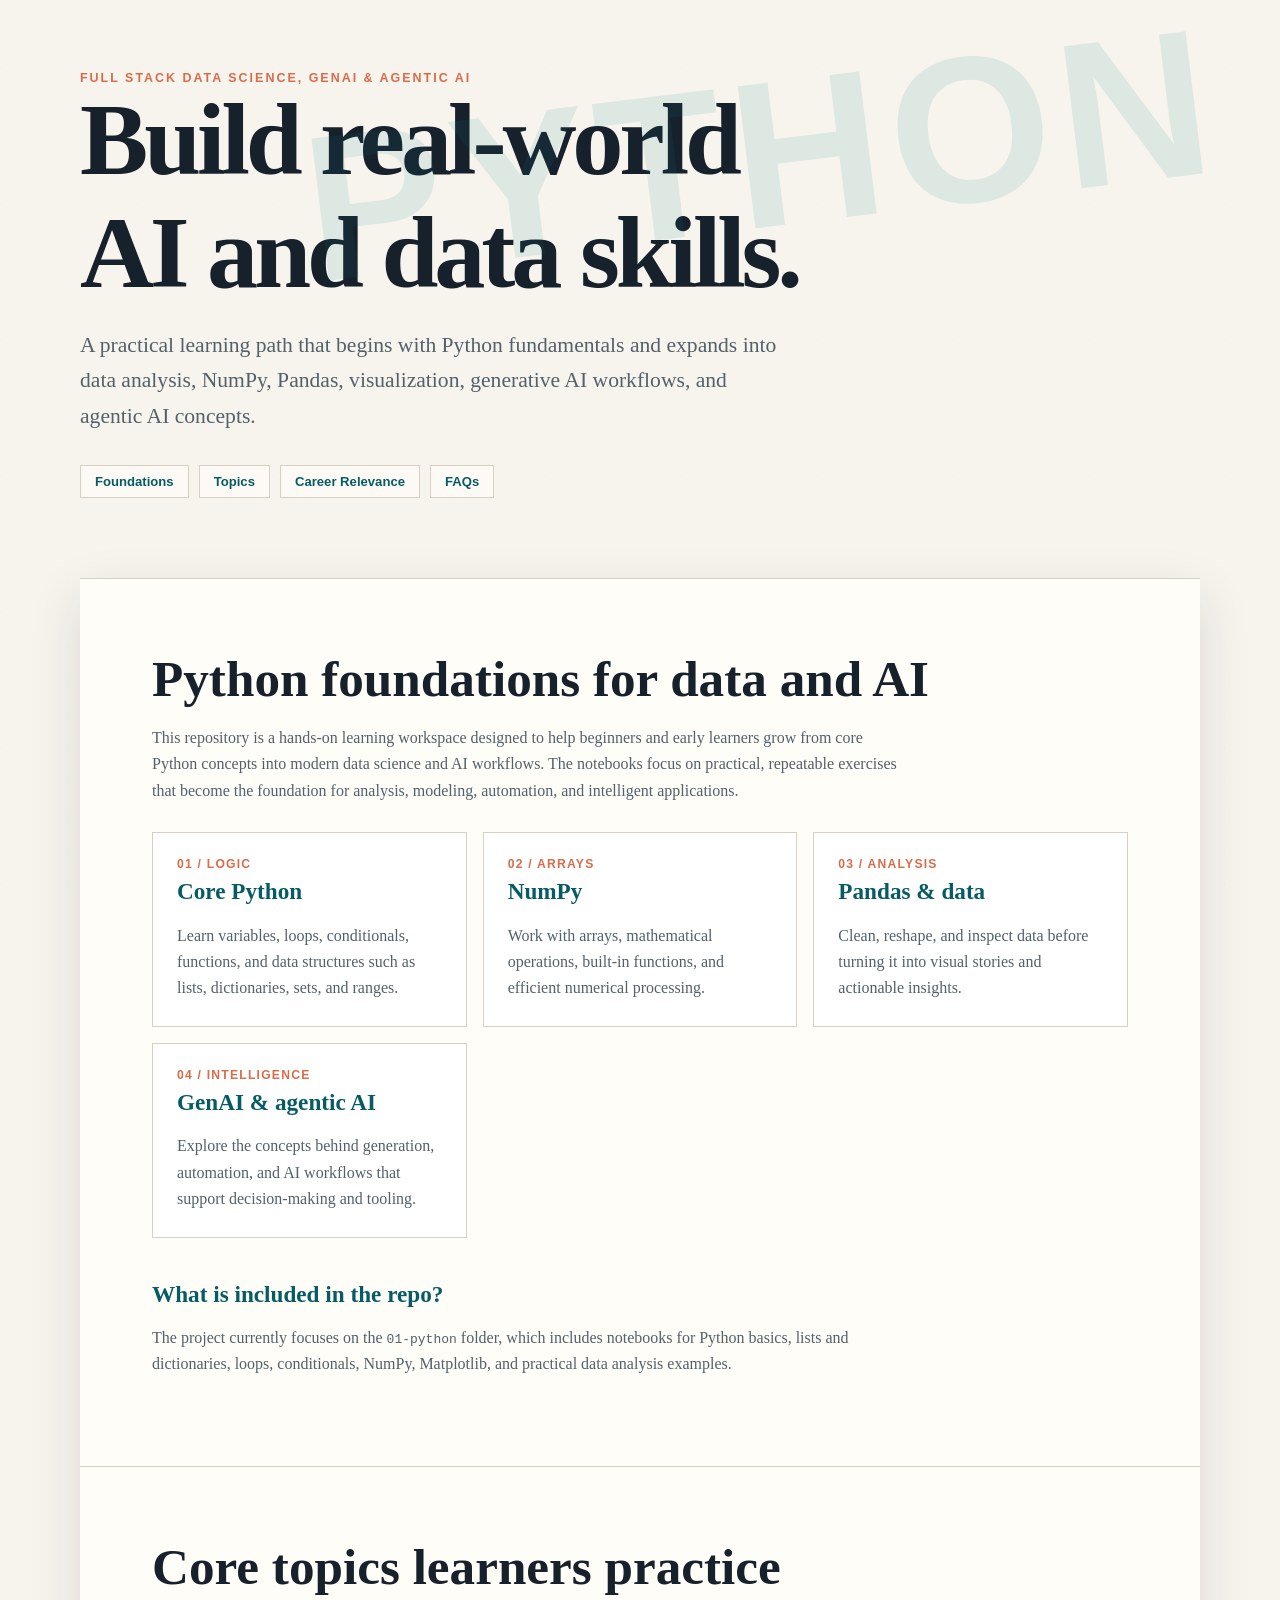
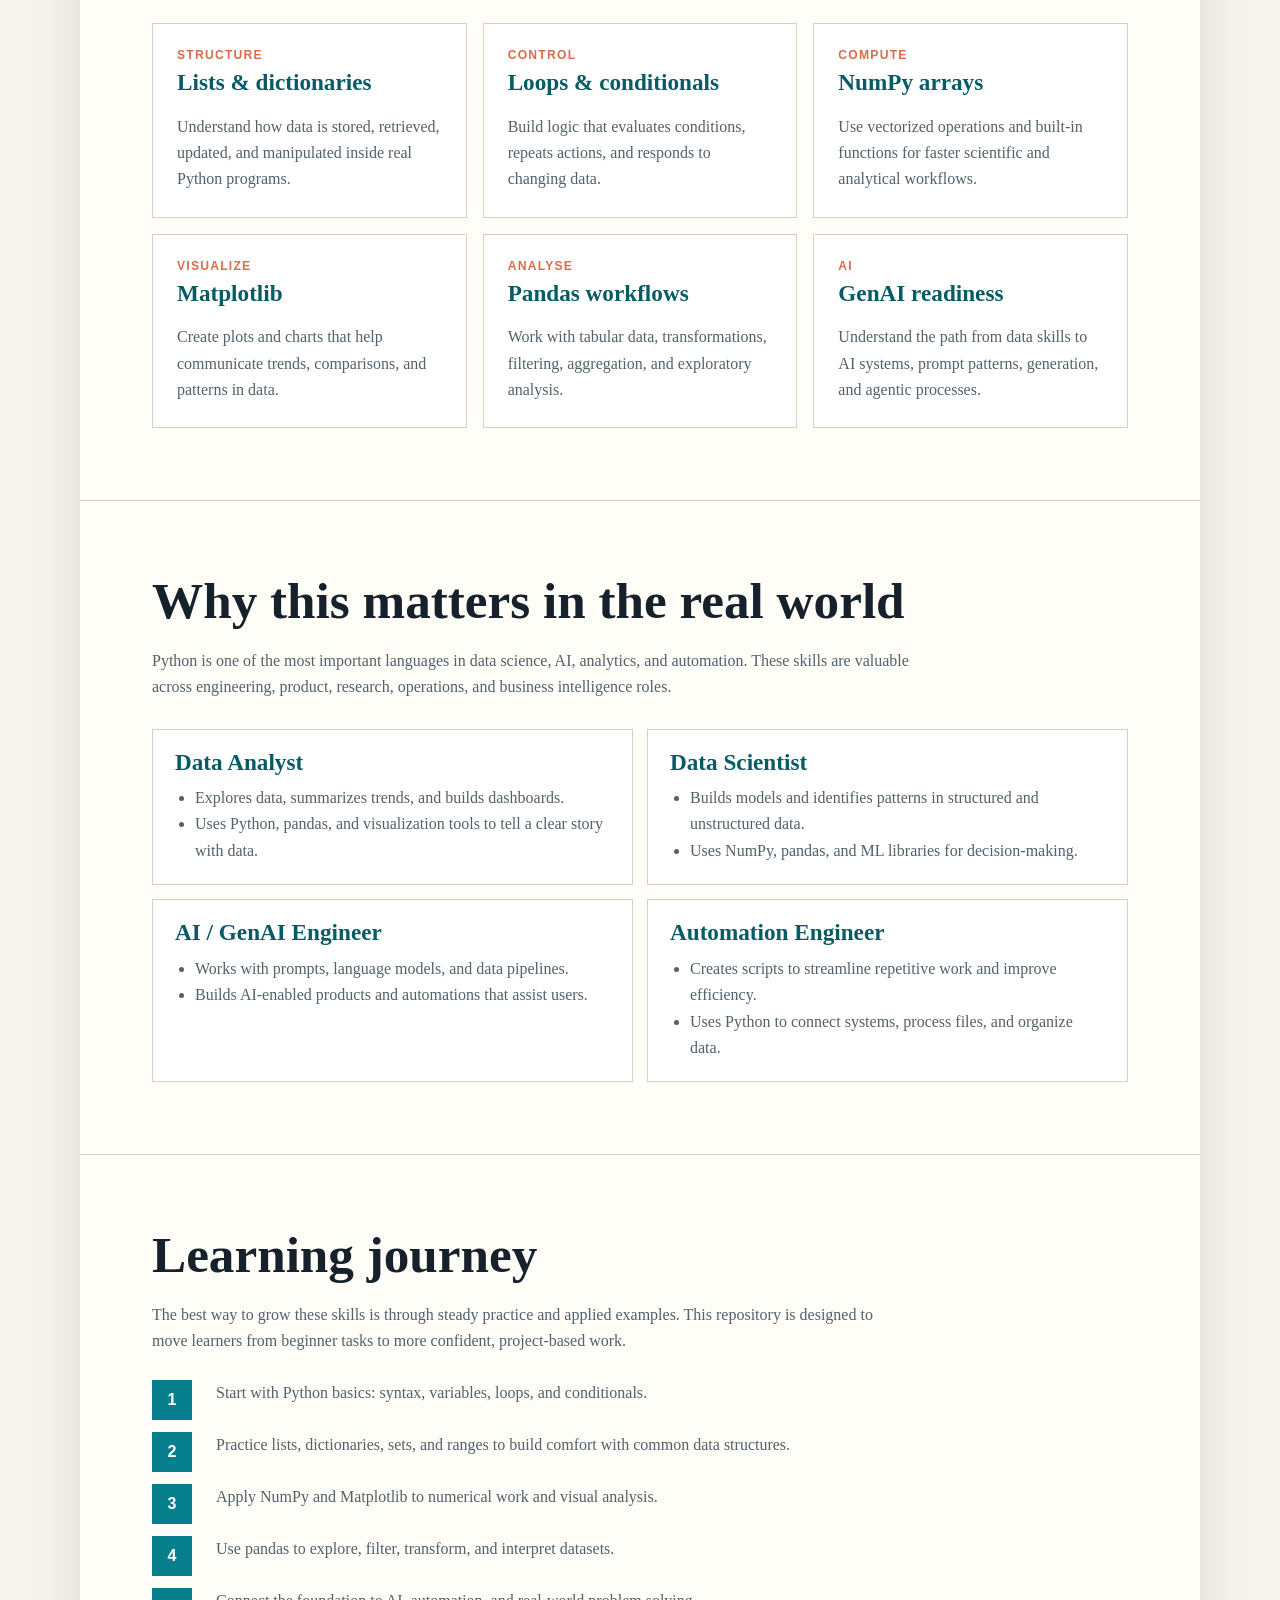
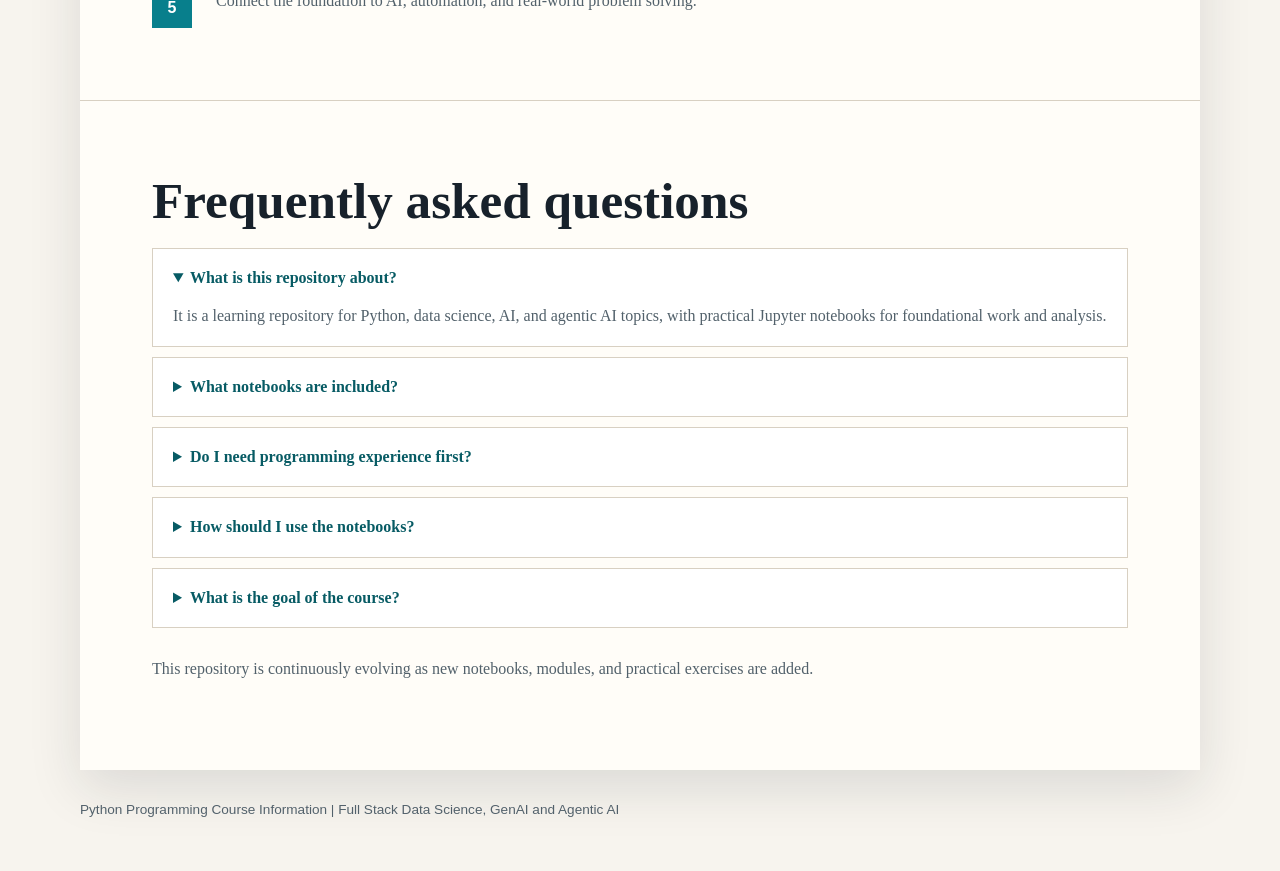
<file: docs/info.html>
<!doctype html>
<html lang="en">
<head>
  <meta charset="utf-8">
  <meta name="viewport" content="width=device-width, initial-scale=1">
  <meta name="description" content="Python programming course overview for data science, machine learning, AI, and software development.">
  <title>Python Programming | Course Information</title>
  <style>
    :root { --ink: #17212b; --muted: #52616b; --paper: #f7f4ee; --surface: #fffdf8; --line: #d8d0c2; --teal: #087f8c; --teal-dark: #075b64; --coral: #d96c4b; --shadow: 0 18px 50px rgba(23, 33, 43, 0.12); }
    * { box-sizing: border-box; }
    html { scroll-behavior: smooth; }
    body { margin: 0; color: var(--ink); background: var(--paper); font-family: Georgia, "Times New Roman", serif; line-height: 1.65; }
    body::before { content: ""; position: fixed; inset: 0; z-index: -1; opacity: 0.38; background-image: linear-gradient(135deg, rgba(8, 127, 140, 0.08) 1px, transparent 1px), linear-gradient(45deg, rgba(217, 108, 75, 0.06) 1px, transparent 1px); background-size: 34px 34px; }
    a { color: var(--teal-dark); }
    .page { width: min(1120px, calc(100% - 32px)); margin: 0 auto; }
    header { min-height: 520px; display: grid; align-items: end; padding: 72px 0 80px; position: relative; }
    header::after { content: "PYTHON"; position: absolute; right: -20px; top: 72px; color: rgba(8, 127, 140, 0.1); font: 900 clamp(5rem, 18vw, 13rem)/0.8 Arial, sans-serif; letter-spacing: 0.04em; transform: rotate(-7deg); pointer-events: none; }
    .eyebrow { color: var(--coral); font: 700 0.78rem/1 Arial, sans-serif; letter-spacing: 0.16em; text-transform: uppercase; }
    h1, h2, h3 { line-height: 1.1; margin: 0 0 18px; }
    h1 { max-width: 760px; font-size: clamp(3.2rem, 8vw, 6.8rem); letter-spacing: -0.04em; }
    h2 { font-size: clamp(2rem, 4vw, 3.3rem); }
    h3 { font-size: 1.45rem; color: var(--teal-dark); }
    .lead { max-width: 700px; margin: 0; color: var(--muted); font-size: clamp(1.1rem, 2vw, 1.35rem); }
    nav { display: flex; flex-wrap: wrap; gap: 10px; margin-top: 30px; position: relative; z-index: 1; }
    nav a { padding: 8px 14px; border: 1px solid var(--line); background: rgba(255, 253, 248, 0.75); text-decoration: none; font: 700 0.82rem Arial, sans-serif; }
    nav a:hover { border-color: var(--teal); color: var(--teal); }
    main { background: var(--surface); box-shadow: var(--shadow); }
    section { padding: clamp(34px, 6vw, 72px); border-top: 1px solid var(--line); }
    .section-intro { max-width: 760px; color: var(--muted); }
    .grid { display: grid; grid-template-columns: repeat(3, 1fr); gap: 16px; margin-top: 28px; }
    .tile, .role, details { border: 1px solid var(--line); background: #fff; }
    .tile { padding: 24px; min-height: 190px; }
    .tile strong { display: block; margin-bottom: 8px; color: var(--coral); font: 700 0.76rem Arial, sans-serif; letter-spacing: 0.1em; text-transform: uppercase; }
    .tile p, .role p { margin: 0; color: var(--muted); }
    .roles { display: grid; grid-template-columns: repeat(2, 1fr); gap: 14px; margin-top: 28px; }
    .role { padding: 20px 22px; }
    .role h3 { margin-bottom: 8px; }
    .role ul { margin: 10px 0 0; padding-left: 20px; color: var(--muted); }
    .steps { counter-reset: step; display: grid; gap: 12px; margin-top: 26px; }
    .step { display: grid; grid-template-columns: 48px 1fr; gap: 16px; align-items: start; }
    .step::before { counter-increment: step; content: counter(step); display: grid; place-items: center; width: 40px; height: 40px; background: var(--teal); color: white; font: 700 1rem Arial, sans-serif; }
    .step p { margin: 0; color: var(--muted); }
    details { margin-top: 10px; padding: 16px 20px; }
    summary { cursor: pointer; color: var(--teal-dark); font-weight: 700; }
    details p { margin: 12px 0 0; color: var(--muted); }
    .callout { border-left: 5px solid var(--coral); padding: 20px 24px; background: #fff4ec; color: var(--muted); }
    footer { padding: 32px 0 54px; color: var(--muted); font: 0.85rem Arial, sans-serif; }
    @media (max-width: 760px) { .page { width: min(100% - 20px, 1120px); } header { min-height: 470px; padding-top: 52px; } header::after { right: -10px; top: 80px; font-size: 5rem; } .grid, .roles { grid-template-columns: 1fr; } section { padding: 34px 24px; } }
  </style>
</head>
<body>
  <div class="page">
    <header>
      <div>
        <div class="eyebrow">Full Stack Data Science, GenAI & Agentic AI</div>
        <h1>Build real-world AI and data skills.</h1>
        <p class="lead">A practical learning path that begins with Python fundamentals and expands into data analysis, NumPy, Pandas, visualization, generative AI workflows, and agentic AI concepts.</p>
        <nav aria-label="Page sections"><a href="#foundations">Foundations</a><a href="#applications">Topics</a><a href="#careers">Career Relevance</a><a href="#faqs">FAQs</a></nav>
      </div>
    </header>
    <main>
      <section id="foundations">
        <h2>Python foundations for data and AI</h2>
        <p class="section-intro">This repository is a hands-on learning workspace designed to help beginners and early learners grow from core Python concepts into modern data science and AI workflows. The notebooks focus on practical, repeatable exercises that become the foundation for analysis, modeling, automation, and intelligent applications.</p>
        <div class="grid">
          <article class="tile"><strong>01 / Logic</strong><h3>Core Python</h3><p>Learn variables, loops, conditionals, functions, and data structures such as lists, dictionaries, sets, and ranges.</p></article>
          <article class="tile"><strong>02 / Arrays</strong><h3>NumPy</h3><p>Work with arrays, mathematical operations, built-in functions, and efficient numerical processing.</p></article>
          <article class="tile"><strong>03 / Analysis</strong><h3>Pandas & data</h3><p>Clean, reshape, and inspect data before turning it into visual stories and actionable insights.</p></article>
          <article class="tile"><strong>04 / Intelligence</strong><h3>GenAI & agentic AI</h3><p>Explore the concepts behind generation, automation, and AI workflows that support decision-making and tooling.</p></article>
        </div>
        <h3 style="margin-top:44px">What is included in the repo?</h3>
        <p class="section-intro">The project currently focuses on the <code>01-python</code> folder, which includes notebooks for Python basics, lists and dictionaries, loops, conditionals, NumPy, Matplotlib, and practical data analysis examples.</p>
      </section>
      <section id="applications">
        <h2>Core topics learners practice</h2>
        <div class="grid">
          <article class="tile"><strong>Structure</strong><h3>Lists & dictionaries</h3><p>Understand how data is stored, retrieved, updated, and manipulated inside real Python programs.</p></article>
          <article class="tile"><strong>Control</strong><h3>Loops & conditionals</h3><p>Build logic that evaluates conditions, repeats actions, and responds to changing data.</p></article>
          <article class="tile"><strong>Compute</strong><h3>NumPy arrays</h3><p>Use vectorized operations and built-in functions for faster scientific and analytical workflows.</p></article>
          <article class="tile"><strong>Visualize</strong><h3>Matplotlib</h3><p>Create plots and charts that help communicate trends, comparisons, and patterns in data.</p></article>
          <article class="tile"><strong>Analyse</strong><h3>Pandas workflows</h3><p>Work with tabular data, transformations, filtering, aggregation, and exploratory analysis.</p></article>
          <article class="tile"><strong>AI</strong><h3>GenAI readiness</h3><p>Understand the path from data skills to AI systems, prompt patterns, generation, and agentic processes.</p></article>
        </div>
      </section>
      <section id="careers">
        <h2>Why this matters in the real world</h2>
        <p class="section-intro">Python is one of the most important languages in data science, AI, analytics, and automation. These skills are valuable across engineering, product, research, operations, and business intelligence roles.</p>
        <div class="roles">
          <article class="role"><h3>Data Analyst</h3><ul><li>Explores data, summarizes trends, and builds dashboards.</li><li>Uses Python, pandas, and visualization tools to tell a clear story with data.</li></ul></article>
          <article class="role"><h3>Data Scientist</h3><ul><li>Builds models and identifies patterns in structured and unstructured data.</li><li>Uses NumPy, pandas, and ML libraries for decision-making.</li></ul></article>
          <article class="role"><h3>AI / GenAI Engineer</h3><ul><li>Works with prompts, language models, and data pipelines.</li><li>Builds AI-enabled products and automations that assist users.</li></ul></article>
          <article class="role"><h3>Automation Engineer</h3><ul><li>Creates scripts to streamline repetitive work and improve efficiency.</li><li>Uses Python to connect systems, process files, and organize data.</li></ul></article>
        </div>
      </section>
      <section>
        <h2>Learning journey</h2>
        <p class="section-intro">The best way to grow these skills is through steady practice and applied examples. This repository is designed to move learners from beginner tasks to more confident, project-based work.</p>
        <div class="steps">
          <div class="step"><p>Start with Python basics: syntax, variables, loops, and conditionals.</p></div>
          <div class="step"><p>Practice lists, dictionaries, sets, and ranges to build comfort with common data structures.</p></div>
          <div class="step"><p>Apply NumPy and Matplotlib to numerical work and visual analysis.</p></div>
          <div class="step"><p>Use pandas to explore, filter, transform, and interpret datasets.</p></div>
          <div class="step"><p>Connect the foundation to AI, automation, and real-world problem solving.</p></div>
        </div>
      </section>
      <section id="faqs">
        <h2>Frequently asked questions</h2>
        <details open><summary>What is this repository about?</summary><p>It is a learning repository for Python, data science, AI, and agentic AI topics, with practical Jupyter notebooks for foundational work and analysis.</p></details>
        <details><summary>What notebooks are included?</summary><p>The repository includes notebooks covering lists, dictionaries, sets, loops, conditionals, NumPy, Matplotlib, Pandas, and data analysis workflows.</p></details>
        <details><summary>Do I need programming experience first?</summary><p>No. The materials are designed to support beginners and guide them from basic syntax to practical application.</p></details>
        <details><summary>How should I use the notebooks?</summary><p>Open them in VS Code with Jupyter support and run the cells from top to bottom to follow the examples in sequence.</p></details>
        <details><summary>What is the goal of the course?</summary><p>The goal is to build practical confidence in Python, data handling, analysis, and modern AI concepts so learners can move into projects and job-ready work.</p></details>
        <p style="margin-top:28px;color:var(--muted)">This repository is continuously evolving as new notebooks, modules, and practical exercises are added.</p>
      </section>
    </main>
    <footer>Python Programming Course Information | Full Stack Data Science, GenAI and Agentic AI</footer>
  </div>
</body>
</html>
</file>
